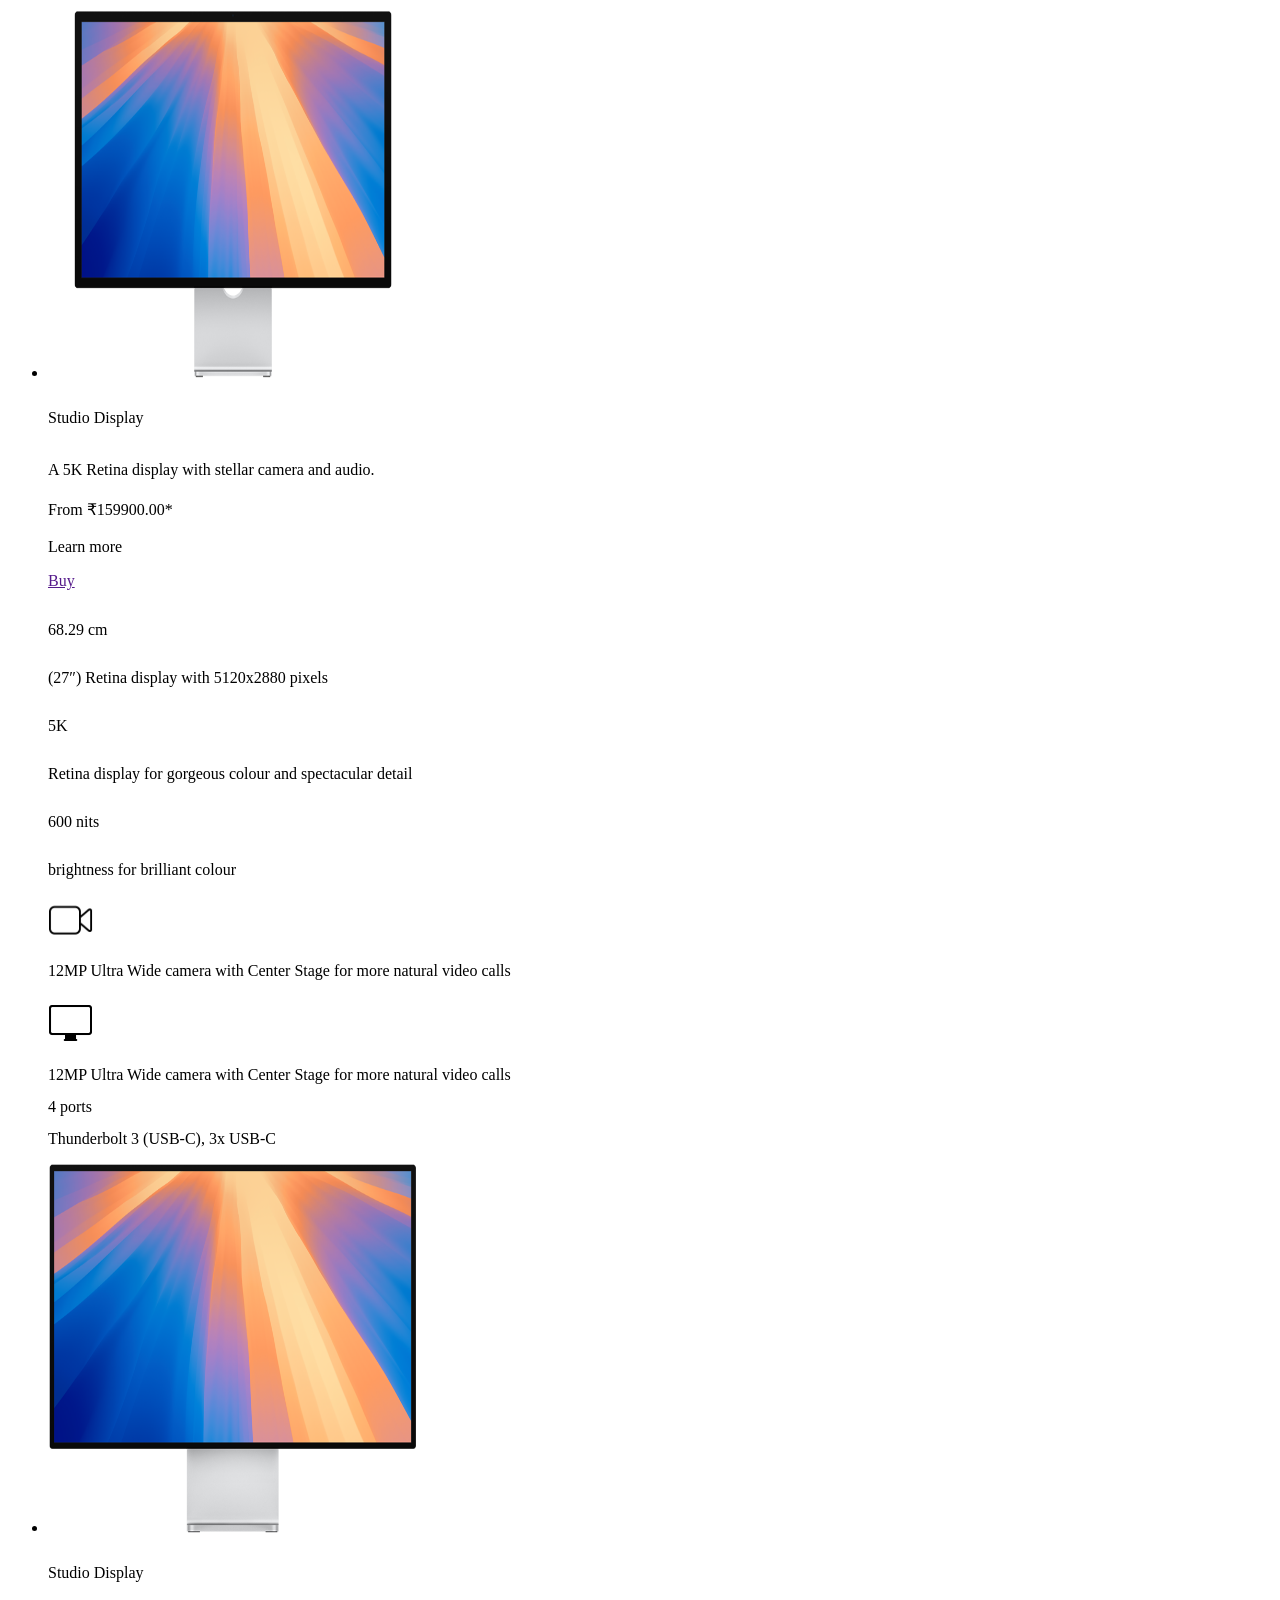
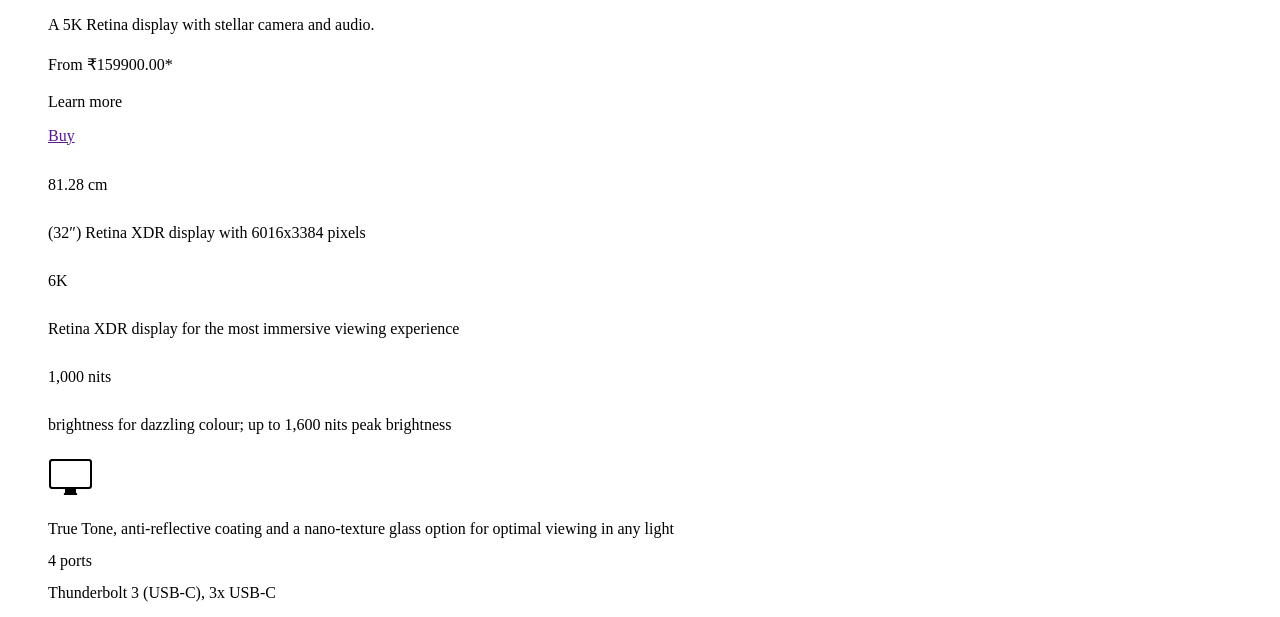
<file: displays.html>
<style>
    .laptops img {
        /* height: 14rem !important; */
        min-height: auto;
        width: 370px !important;
    }

    .laptops:hover {
        transform: scale(1.02);
        transition: 0.4s all ease-in-out;
    }

    .m1 img {
        /* height: 14rem !important; */
        min-height: 56px;
        width: 122px;
    }

    .intelligence img {
        min-height: 20px;
        width: 45px;
    }
</style>

<body class="m-0 p-0 text-[#1d1d1f]">
    <section class="">
        <!-- section1 -->
        <section class="py-4 pb-28">
            <ul class="product flex gap-12 relative text-[#1d1d1f] pt-16">


                <!-- mac -->
                <li class="ml-24">
                    <div>
                        <div class="min-w-[30px] laptops">
                            <img class="" src="./assets/images/product_tile_studio_display__c0gbtkgtsx0m_large_2x.png" height="370px" width="370px" alt="" />
                        </div>

                        <div class="flex py-8 text-center justify-center gap-2">
                        </div>

                        <!-- <p class="flex justify-center text-red-700 text-sm">New</p> -->
                        <p class="flex justify-center text-3xl font-medium py-2 pb-3" style="line-height: 3rem">
                            Studio Display
                        </p>

                        <!-- <p class="flex justify-center font-medium">&nbsp;</p> -->

                        <p class="text-center text-lg font-light pt-4 w-[21rem] mt-[-0.4rem] ml-4"
                            style="line-height: 1.5rem">
                            A 5K Retina display with stellar camera and audio.
                        </p>

                        <p class="text-center text-lg  font-medium text-[#1d1d1f] pt-4 w-[23rem]"
                            style="line-height: 1.5rem">
                            From ₹159900.00*
                        </p>

                        <div class="pt-8 flex justify-center text-center gap-8 items-center">
                            <p
                                class="bg-[rgb(1,113,227)] hover:bg-[#0577eb] cursor-pointer px-6 py-2 rounded-full text-white font-light text-center">
                                Learn more
                            </p>
                            <div
                                class="text-[rgb(1,113,227)] hover:text-[#0076DF] text-[1rem] font-light hover:underline">
                                <a href="">Buy<i class="fa-solid fa-chevron-right text-xs ml-1" aria-hidden="true"></i>
                                </a>
                            </div>
                        </div>
                        <div class="py-16 ml-[-1rem]">
                            <div class="h-[1px] w-[60vw] bg-[rgba(156,163,175,0.6)] absolute"></div>
                        </div>

                        <div>
                            <div class="text-center">
                                <p class="flex justify-center text-3xl font-medium" style="line-height: 3rem">
                                    68.29 cm
                                </p>


                                <div class="pt-4 w-[20rem] pl-[2.5rem] mt-[-0.4rem]"
                                    style="line-height: 1rem;">

                                    <p class="text-center text-xs font-light" style="line-height: 1rem">
                                        (27″) Retina display with 5120x2880 pixels
                                    </p>

                                    <div class="flex justify-center pt-8">
                                        <p class="flex justify-center text-3xl font-medium" style="line-height: 3rem">
                                            5K
                                        </p>
                                    </div>
                                    <p class="text-center text-xs font-light" style="line-height: 1rem">
                                        Retina display for gorgeous colour and spectacular detail
                                    </p>

                                    <div class="flex justify-center pt-8">
                                        <p class="flex justify-center text-3xl font-medium" style="line-height: 3rem">
                                            600 nits
                                        </p>
                                    </div>
                                    <p class="text-center text-xs font-light" style="line-height: 1rem">
                                        brightness for brilliant colour
                                    </p>

                                    <div class="flex justify-center pt-8">
                                        <div class="intelligence min-w-[370px] py-4 pl-[9.5rem]">
                                            <img src="assets/images/product_tile_icon_video__br4ndidbu11e_large_2x.png" alt="">
                                        </div>
                                    </div>
                                    <p class="text-xs ">12MP Ultra Wide camera with Center Stage for more natural video calls</p>

                                    <div class="flex justify-center pt-8">
                                        <div class="intelligence min-w-[370px] py-4 pl-[9.5rem]">
                                            <img src="assets/images/product_tile_icon_screen__gfttd7yxs9ay_large_2x.png" alt="">
                                        </div>
                                    </div>
                                    <p class="text-xs ">12MP Ultra Wide camera with Center Stage for more natural video calls</p>


                                    <div class="h-24 pt-12">
                                        <p class="text-3xl font-medium py-3">4 ports</p>
                                        <p class="text-center text-xs font-light " style="line-height: 1rem">
                                            Thunderbolt 3 (USB-C), 3x USB-C
                                        </p>
                                    </div>
                                </div>
                            </div>
                        </div>
                    </div>
                </li>






                <!-- smallmac -->
                <li class="ml-4">
                    <div>
                        <div class="min-w-[30px] laptops mt-[-25px]">
                            <img class="" src="./assets/images/product_tile_pro_display__duklzyfwl92e_large_2x.png" height="370px" width="370px" alt="" />
                        </div>

                        <div class="flex py-8 text-center justify-center gap-2">
                        </div>

                        <!-- <p class="flex justify-center text-red-700 text-sm">New</p> -->
                        <p class="flex justify-center text-3xl font-medium py-2 pb-3" style="line-height: 3rem">
                            Studio Display
                        </p>

                        <!-- <p class="flex justify-center font-medium">&nbsp;</p> -->

                        <p class="text-center text-lg font-light pt-4 w-[21rem] mt-[-0.4rem] ml-4"
                            style="line-height: 1.5rem">
                            A 5K Retina display with stellar camera and audio.
                        </p>

                        <p class="text-center text-lg  font-medium text-[#1d1d1f] pt-4 w-[23rem]"
                            style="line-height: 1.5rem">
                            From ₹159900.00*
                        </p>

                        <div class="pt-8 flex justify-center text-center gap-8 items-center">
                            <p
                                class="bg-[rgb(1,113,227)] hover:bg-[#0577eb] cursor-pointer px-6 py-2 rounded-full text-white font-light text-center">
                                Learn more
                            </p>
                            <div
                                class="text-[rgb(1,113,227)] hover:text-[#0076DF] text-[1rem] font-light hover:underline">
                                <a href="">Buy<i class="fa-solid fa-chevron-right text-xs ml-1" aria-hidden="true"></i>
                                </a>
                            </div>
                        </div>
                        <div class="py-16 ml-[-1rem]">
                            <div class="h-[1px] w-[0vw] bg-[rgba(156,163,175,0.6)] absolute"></div>
                        </div>

                        <div>
                            <div class="text-center">
                                <p class="flex justify-center text-3xl font-medium" style="line-height: 3rem">
                                    81.28 cm
                                </p>


                                <div class="pt-4 w-[20rem] pl-[2.5rem] mt-[-0.4rem]"
                                    style="line-height: 1rem;">

                                    <p class="text-center text-xs font-light" style="line-height: 1rem">
                                        (32″) Retina XDR display with 6016x3384 pixels
                                    </p>

                                    <div class="flex justify-center pt-8">
                                        <p class="flex justify-center text-3xl font-medium" style="line-height: 3rem">
                                            6K
                                        </p>
                                    </div>
                                    <p class="text-center text-xs font-light" style="line-height: 1rem">
                                        Retina XDR display for the most immersive viewing experience
                                    </p>

                                    <div class="flex flex-col text-center justify-center pt-8">
                                        <p class="flex justify-center text-3xl font-medium" style="line-height: 3rem">
                                            1,000 nits
                                        </p>
                                    </div>
                                    <p class="text-center text-xs font-light w-[11.5rem] ml-11" style="line-height: 1rem">
                                        brightness for dazzling colour;
                                        up to 1,600 nits peak brightness
                                    </p>
                                    

                                    <div class="flex justify-center py-[5rem]">
                                        <div class="intelligence py-[0.08rem] pl-[1rem] ml-[-1.7rem] bg-black">
                                        </div>
                                    </div>

                                    <div class="flex justify-center pt-4">
                                        <div class="intelligence min-w-[370px] py-4 pt-0 pl-[9.5rem]">
                                            <img src="assets/images/product_tile_icon_screen__gfttd7yxs9ay_large_2x.png" alt="">
                                        </div>
                                    </div>
                                    <p class="text-xs w-[23rem] ml-[-2.5rem]">True Tone, anti-reflective coating and a nano-texture glass option for optimal viewing in any light</p>


                                    <div class="h-24 pt-12">
                                        <p class="text-3xl font-medium py-3">4 ports</p>
                                        <p class="text-center text-xs font-light " style="line-height: 1rem">
                                            Thunderbolt 3 (USB-C), 3x USB-C
                                        </p>
                                    </div>
                                </div>
                            </div>
                        </div>
                    </div>
                </li>
            </ul>
        </section>
    </section>
</body>
</file>
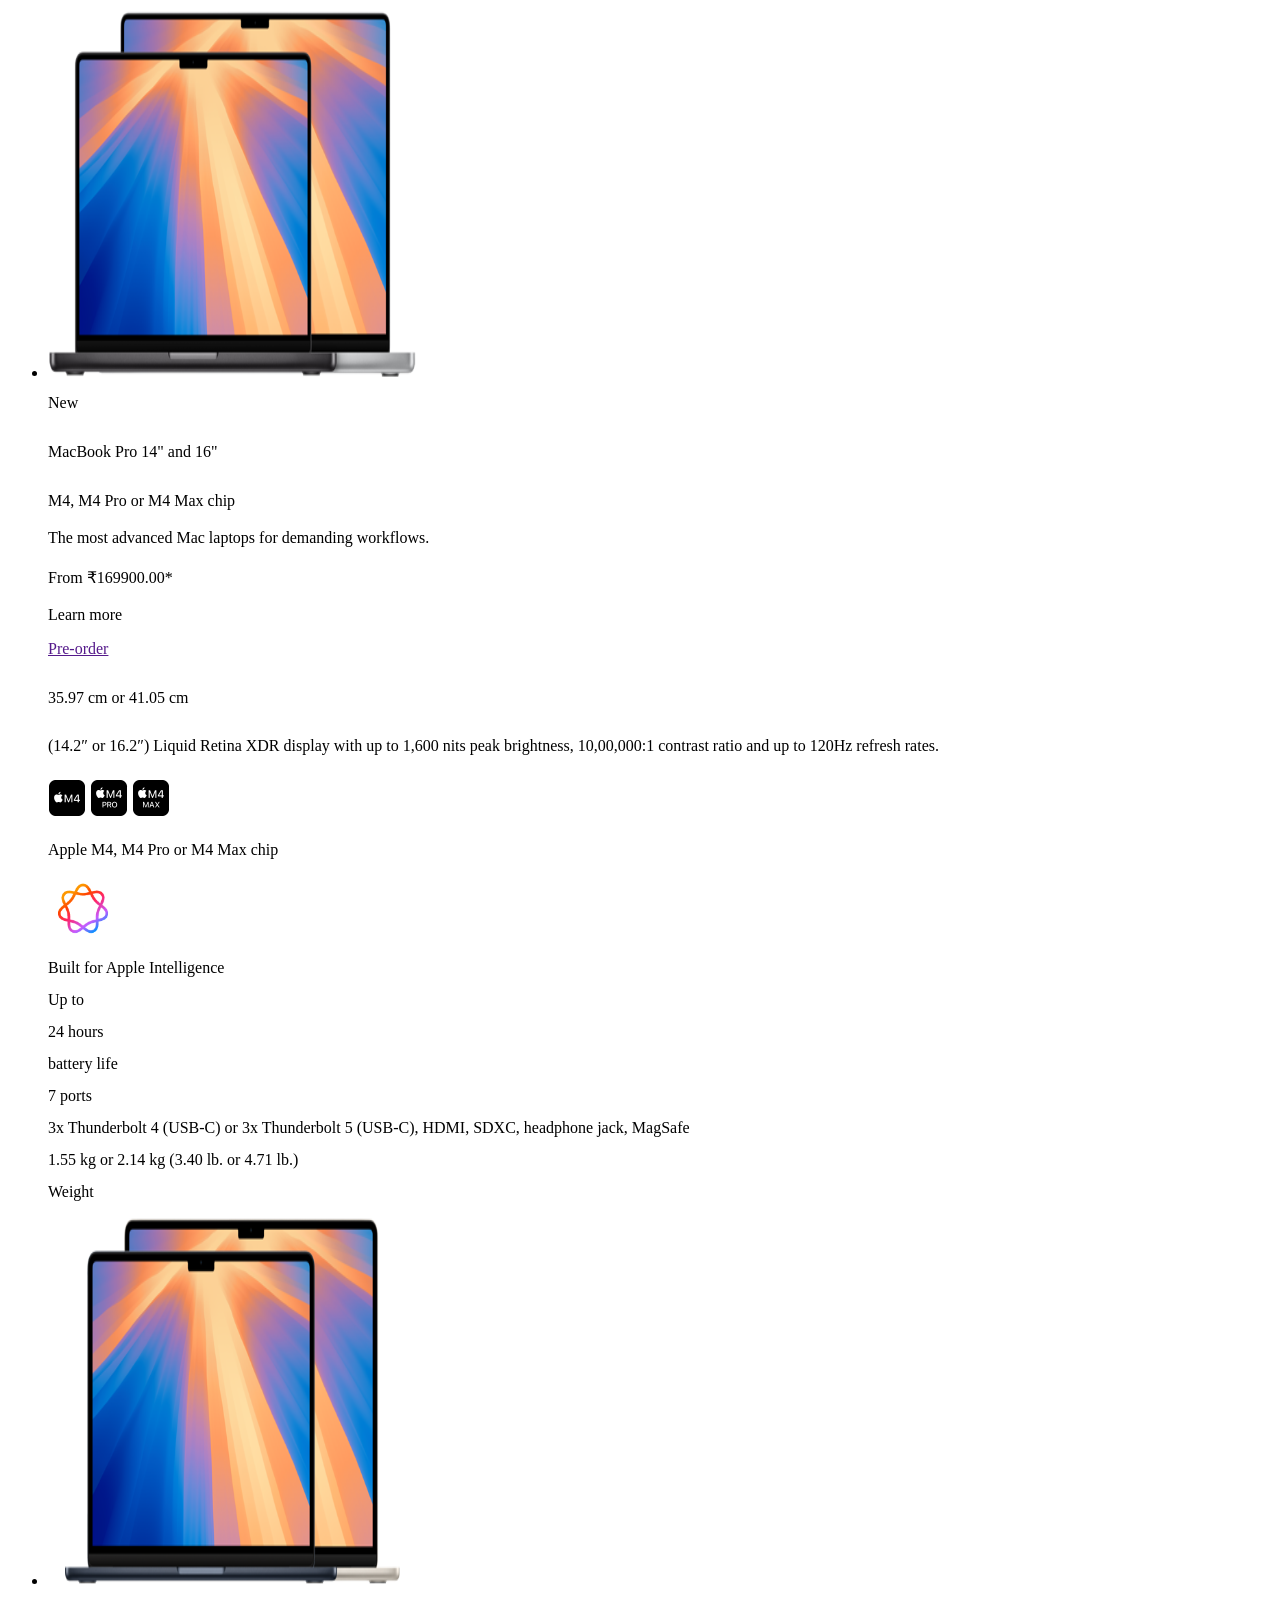
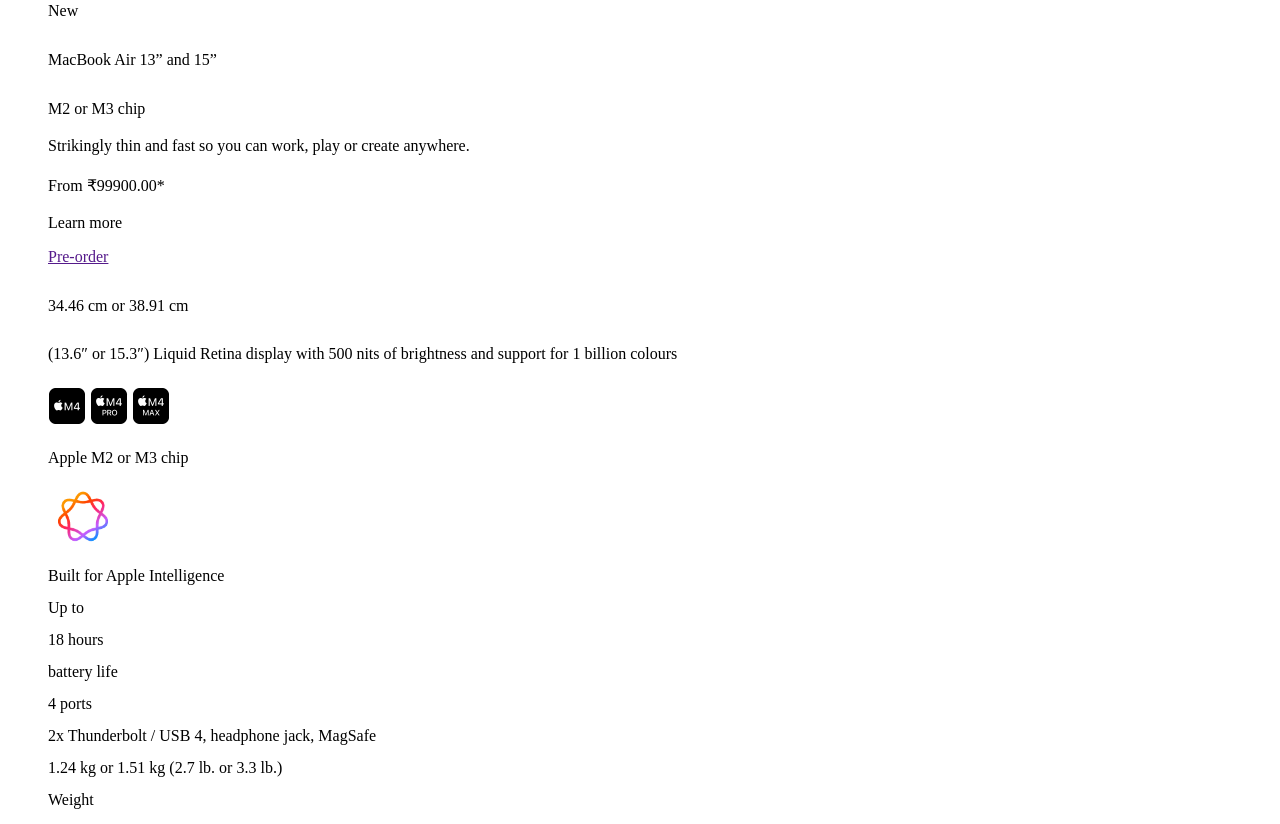
<file: laptops.html>
<style>
    .laptops img {
        /* height: 14rem !important; */
        min-height: auto;
        width: 370px !important;
    }

    .laptops:hover {
        transform: scale(1.02);
        transition: 0.4s all ease-in-out;
    }

    .m1 img {
        /* height: 14rem !important; */
        min-height: 56px;
        width: 122px;
    }

    .intelligence img {
        min-height: 20px;
        width: 70px;
    }
</style>

<body class="m-0 p-0 text-[#1d1d1f]">

        <!-- section1 -->
        <section class="py-4">
            <ul class="product flex gap-12 relative text-[#1d1d1f] px-24 pt-16">


                <!-- mac -->
                <li>
                    <div>
                        <div class="min-w-[30px] laptops">
                            <img class="" src="./assets/images/mac.png" height="370px" width="370px" alt="" />
                        </div>

                        <div class="flex py-8 text-center justify-center gap-2">
                            <div class="h-3 w-3 border-0 border-black shadow-inner bg-black rounded-full"></div>
                            <div class="h-3 w-3 border-0 border-gray-600 shadow-inner bg-gray-200 rounded-full"></div>
                        </div>

                        <p class="flex justify-center text-red-700 text-sm">New</p>
                        <p class="flex justify-center text-3xl font-medium pt-2" style="line-height: 3rem">
                            MacBook Pro 14" and 16"
                        </p>

                        <p class="flex justify-center text-lg font-medium">
                            M4, M4 Pro or M4 Max chip
                        </p>

                        <p class="text-center text-lg font-light pt-4 w-[23rem] mt-[-0.4rem]"
                            style="line-height: 1.5rem">
                            The most advanced Mac laptops for demanding workflows.
                        </p>

                        <p class="text-center text-lg  font-medium text-[#1d1d1f] pt-4 w-[23rem]"
                            style="line-height: 1.5rem">
                            From ₹169900.00*
                        </p>

                        <div class="pt-8 flex justify-center text-center gap-8 items-center">
                            <p
                                class="bg-[rgb(1,113,227)] hover:bg-[#0577eb] cursor-pointer px-6 py-2 rounded-full text-white font-light text-center">
                                Learn more
                            </p>
                            <div
                                class="text-[rgb(1,113,227)] hover:text-[#0076DF] text-[1rem] font-light hover:underline">
                                <a href="">Pre-order<i class="fa-solid fa-chevron-right text-xs ml-1" aria-hidden="true"></i>
                                </a>
                            </div>
                        </div>
                        <div class="py-16 ml-[-1rem]">
                            <div class="h-[1px] w-[60vw] bg-[rgba(156,163,175,0.6)] absolute"></div>
                        </div>

                        <div>
                            <div class="text-center">
                                <p class="flex justify-center text-3xl font-medium" style="line-height: 3rem">
                                    35.97 cm or 41.05 cm
                                </p>


                                <div class="pt-4 w-[17rem] pl-[2.5rem] ml-[1.2rem] mt-[-0.4rem]"
                                    style="line-height: 1rem;">

                                    <p class="text-center text-xs font-light h-16" style="line-height: 1rem">
                                        (14.2″ or 16.2″) Liquid Retina XDR display with up to 1,600 nits peak
                                        brightness,
                                        10,00,000:1 contrast ratio and up to 120Hz refresh rates.
                                    </p>

                                    <div class="flex justify-center">
                                        <div class="m1 min-w-[370px] pt-8 pb-4 pl-[7.8rem]">
                                            <img src="assets/images/product_tile_icon_m4_pro_max__d90fsmfhy6ky_large_2x.png"
                                                alt="">
                                        </div>
                                    </div>
                                    <p class="text-xs">Apple M4, M4 Pro or M4 Max chip</p>


                                    <div class="flex justify-center">
                                        <div class="intelligence min-w-[370px] pt-8 pb-4 pl-[9.5rem]">
                                            <img src="assets/images/apple_intelligence.png" alt="">
                                        </div>
                                    </div>
                                    <p class="text-xs">Built for Apple Intelligence</p>

                                    <div class="py-12">
                                        <p class="text-xs">Up to</p>
                                        <p class="text-3xl font-medium py-3">24 hours</p>
                                        <p class="text-xs">battery life</p>
                                    </div>


                                    <div class="h-24">
                                        <p class="text-3xl font-medium py-3">7 ports</p>
                                        <p class="text-center text-xs font-light " style="line-height: 1rem">
                                            3x Thunderbolt 4 (USB-C) or 3x Thunderbolt 5 (USB-C), HDMI, SDXC, headphone
                                            jack, MagSafe
                                        </p>
                                    </div>

                                    <div class="py-12">
                                        <p class="text-3xl font-medium py-3 w-[18rem] ml-[-2rem]">1.55 kg or 2.14 kg
                                            (3.40
                                            lb. or 4.71 lb.)</p>
                                        <p class="text-xs">Weight</p>
                                    </div>

                                </div>
                            </div>
                        </div>
                    </div>
                </li>






                <!-- smallmac -->
                <li class="ml-4">
                    <div>
                        <div class="min-w-[370px] laptops pt-4">
                            <img class="" src="./assets/images/smallmac.png" height="370px" width="370px" alt="" />
                        </div>

                        <div class="flex py-8 text-center justify-center gap-2">
                            <div class="h-3 w-3 border-0 border-black shadow-inner bg-black rounded-full"></div>
                            <div class="h-3 w-3 border-0 border-gray-600 shadow-inner bg-[rgb(240,228,211)] rounded-full">
                            </div>
                            <div class="h-3 w-3 border-0 border-gray-600 shadow-inner bg-[rgb(125,126,128)] rounded-full">
                            </div>
                            <div class="h-3 w-3 border-0 border-gray-600 shadow-inner bg-gray-200 rounded-full"></div>
                        </div>

                        <p class="flex justify-center text-sm text-[rgba(250,250,250,1)]">New</p>
                        <p class="flex justify-center text-3xl font-medium pt-2" style="line-height: 3rem">
                            MacBook Air 13” and 15”
                        </p>

                        <p class="flex justify-center text-lg font-medium">
                            M2 or M3 chip
                        </p>

                        <p class="text-center text-lg font-light pt-4 w-[23rem] mt-[-0.4rem]"
                            style="line-height: 1.5rem">
                            Strikingly thin and fast so you can work, play or create anywhere.
                        </p>

                        <p class="text-center text-lg  font-medium text-[#1d1d1f] pt-4 w-[23rem]"
                            style="line-height: 1.5rem">
                            From ₹99900.00*
                        </p>

                        <div class="pt-8 flex justify-center text-center gap-8 items-center">
                            <p
                                class="bg-[rgb(1,113,227)] hover:bg-[#0577eb] cursor-pointer px-6 py-2 rounded-full text-white font-light text-center">
                                Learn more
                            </p>
                            <div
                                class="text-[rgb(1,113,227)] hover:text-[#0076DF] text-[1rem] font-light hover:underline">
                                <a href="">Pre-order<i class="fa-solid fa-chevron-right text-xs ml-1" aria-hidden="true"></i>
                                </a>
                            </div>
                        </div>
                        <div class="py-16 ml-[-1rem]">
                            <!-- <div class="h-[1px] w-[60vw] bg-[rgba(156,163,175,0.6)] absolute"></div> -->
                        </div>

                        <div>
                            <div class="text-center">
                                <p class="flex justify-center text-3xl font-medium" style="line-height: 3rem">
                                    34.46 cm or 38.91 cm
                                </p>


                                <div class="pt-4 w-[17rem] pl-[2.5rem] ml-[1.2rem] mt-[-0.4rem]"
                                    style="line-height: 1rem;">

                                    <p class="text-center text-xs font-light h-14" style="line-height: 1rem">
                                        (13.6″ or 15.3″) Liquid Retina display with 500 nits of brightness and support for 1 billion colours
                                    </p>

                                    <div class="flex justify-center">
                                        <div class="m1 min-w-[370px] pt-8 pb-4 pl-[7.8rem]">
                                            <img src="assets/images/product_tile_icon_m4_pro_max__d90fsmfhy6ky_large_2x.png"
                                                alt="">
                                        </div>
                                    </div>
                                    <p class="text-xs">Apple M2 or M3 chip</p>


                                    <div class="flex justify-center">
                                        <div class="intelligence min-w-[370px] pt-8 pb-4 pl-[9.5rem]">
                                            <img src="assets/images/apple_intelligence.png" alt="">
                                        </div>
                                    </div>
                                    <p class="text-xs">Built for Apple Intelligence
                                    </p>

                                    <div class="py-12">
                                        <p class="text-xs">Up to</p>
                                        <p class="text-3xl font-medium py-3">18 hours</p>
                                        <p class="text-xs">battery life</p>
                                    </div>


                                    <div class="h-24">
                                        <p class="text-3xl font-medium py-3">4 ports</p>
                                        <p class="text-center text-xs font-light" style="line-height: 1rem">
                                            2x Thunderbolt / USB 4, headphone jack, MagSafe
                                        </p>
                                    </div>

                                    <div class="py-12">
                                        <p class="text-3xl font-medium py-3 w-[15rem] flex justify-center">1.24 kg or 1.51 kg
                                            (2.7 lb. or 3.3 lb.)</p>
                                        <p class="text-xs">Weight</p>
                                    </div>

                                </div>
                            </div>
                        </div>
                    </div>
                </li>
            </ul>
        </section>

</body>
</file>
